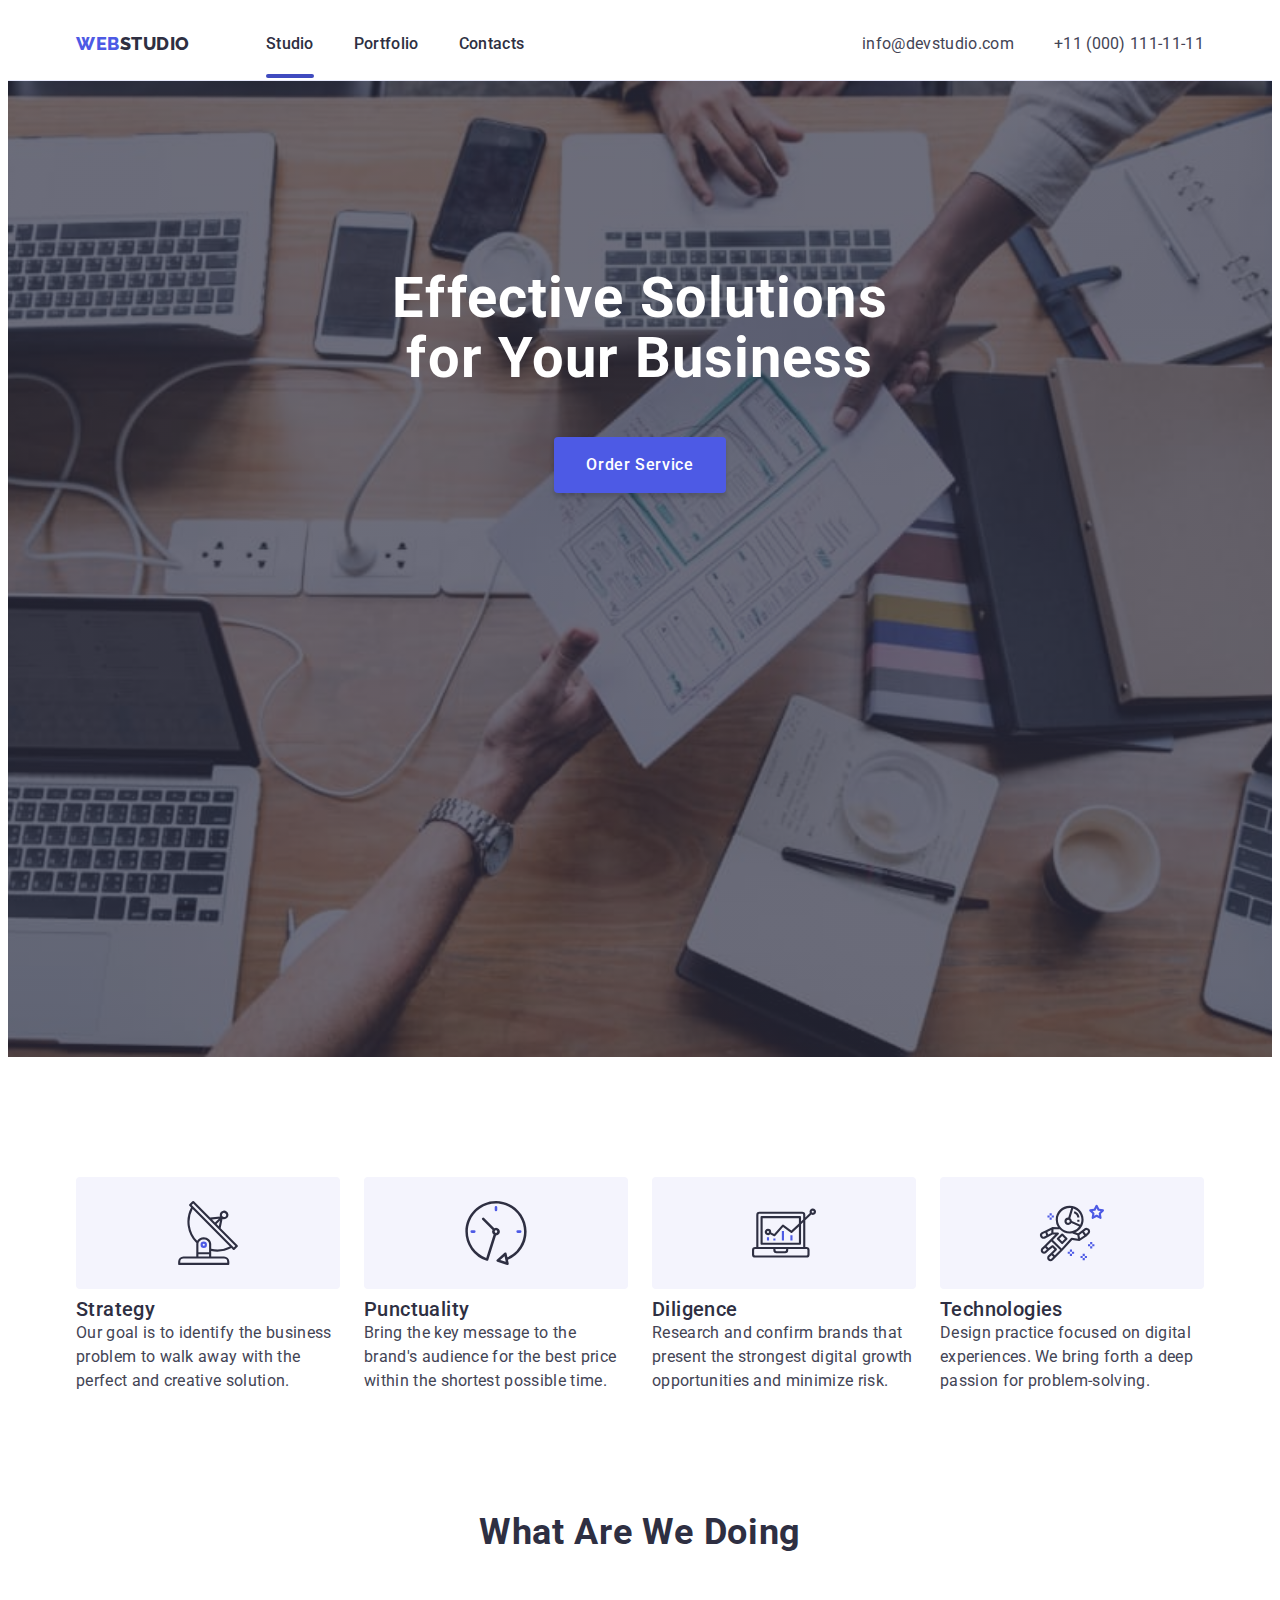
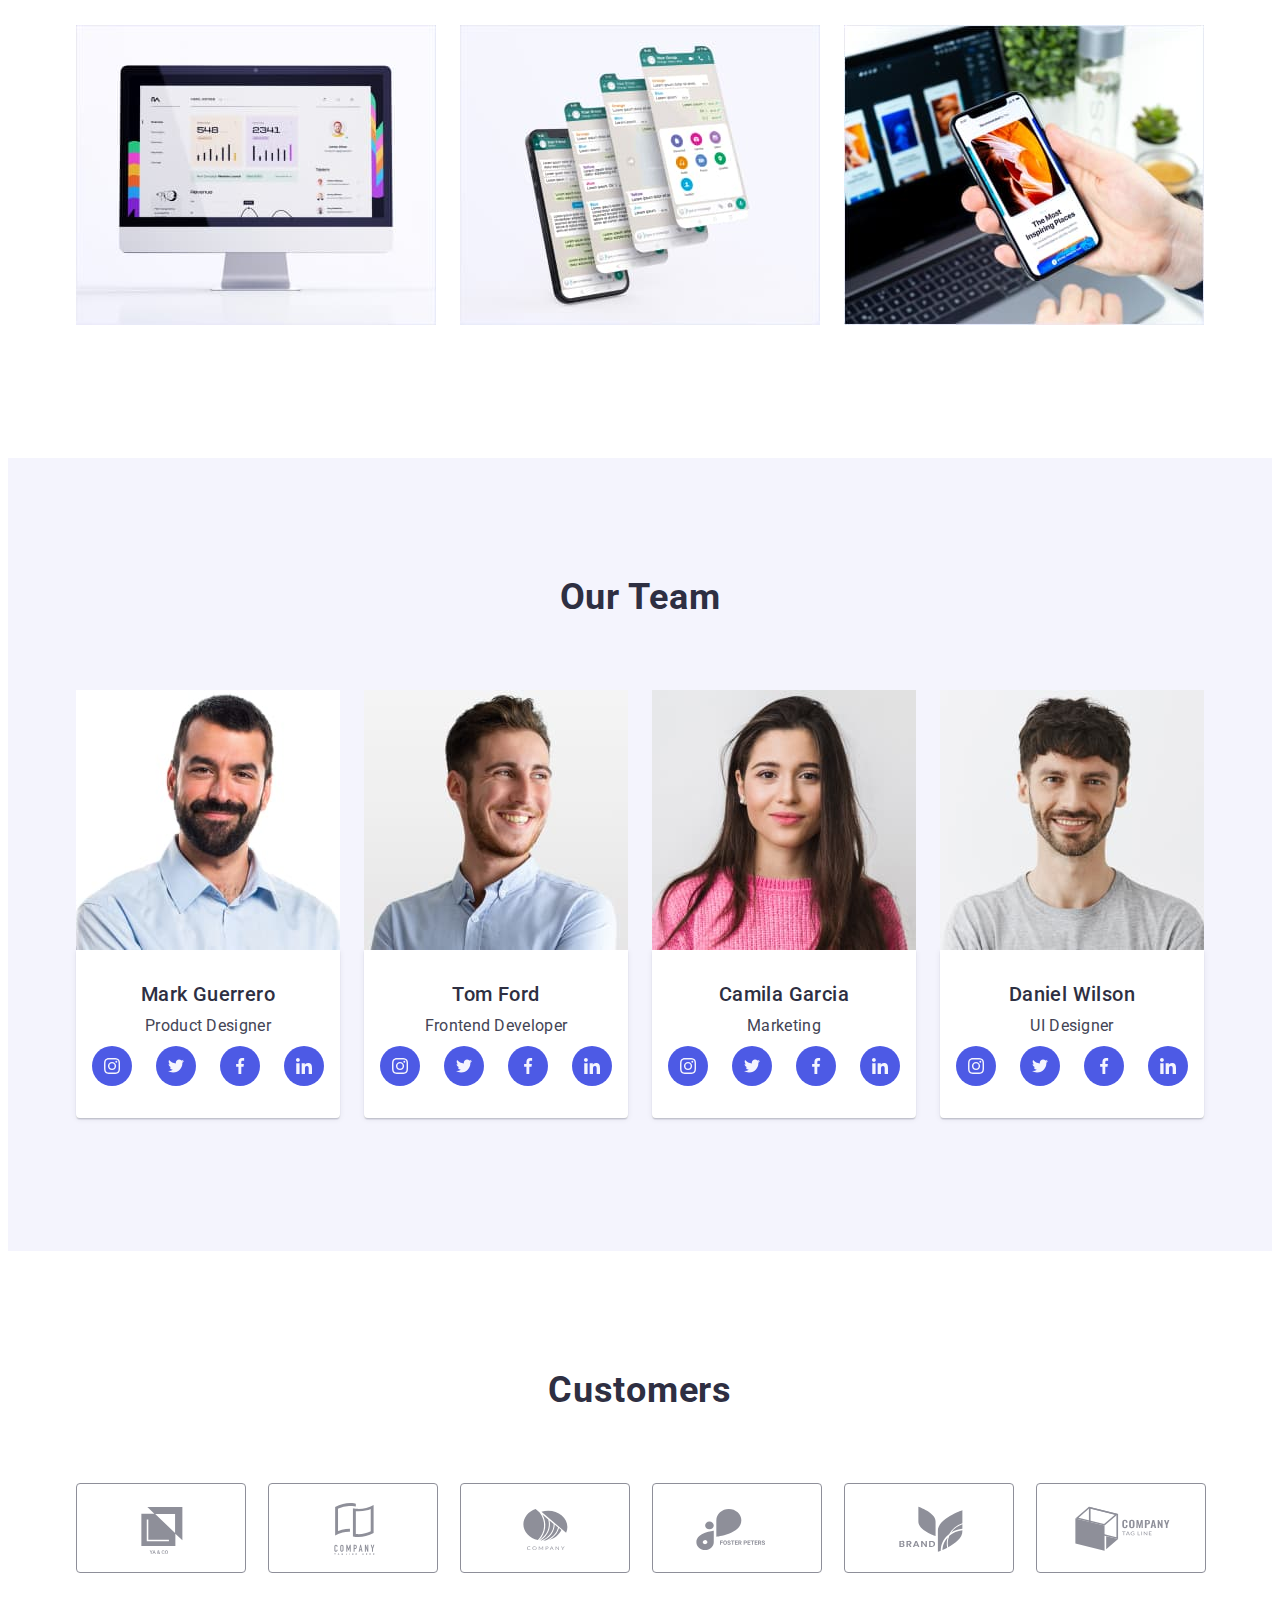
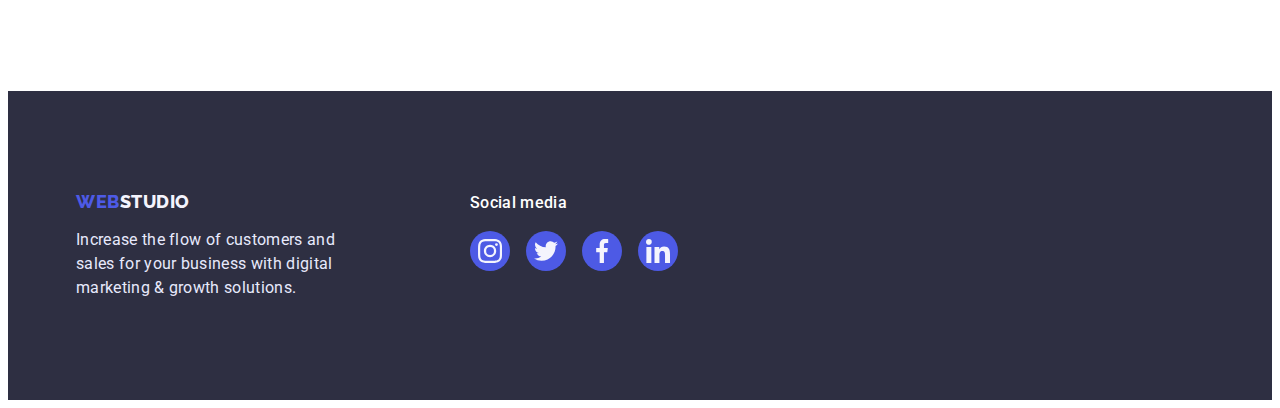
<file: index.html>
<!DOCTYPE html>
<html lang="en">
  <head>
    <meta charset="UTF-8" />
    <meta http-equiv="X-UA-Compatible" content="IE=edge" />
    <meta name="viewport" content="width=device-width, initial-scale=1.0" />
    <title>Document</title>
    <link rel="preconnect" href="https://fonts.googleapis.com" />
    <link rel="preconnect" href="https://fonts.gstatic.com" crossorigin />
    <link
      href="https://fonts.googleapis.com/css2?family=Montserrat:wght@400;700&family=Raleway:wght@800&family=Roboto:wght@400;500;700&display=swap"
      rel="stylesheet"
    />
    <link
      rel="stylesheet"
      href="https://cdnjs.cloudflare.com/ajax/libs/modern-normalize/1.1.0/modern-normalize.min.css"
      integrity="sha512-wpPYUAdjBVSE4KJnH1VR1HeZfpl1ub8YT/NKx4PuQ5NmX2tKuGu6U/JRp5y+Y8XG2tV+wKQpNHVUX03MfMFn9Q=="
      crossorigin="anonymous"
      referrerpolicy="no-referrer"
    />
    <link href="https://unpkg.com/aos@2.3.1/dist/aos.css" rel="stylesheet" />
    <link rel="stylesheet" href="./css/styles.css" />
  </head>
  <!-- Header -->
  <body>
    <header class="header">
      <div class="container page-header-conteiner">
        <nav class="header-nav">
          <a href="./index.html" class="logo header-logo link"
            >Web<span class="header-logo-color">Studio</span>
          </a>
          <ul class="menu header-list list">
            <li class="header-item">
              <a class="header-link link current" href="./index.html">Studio</a>
            </li>
            <li class="header-item">
              <a class="header-link link" href="./portfolio.html">Portfolio</a>
            </li>
            <li class="header-item">
              <a class="header-link link" href="">Contacts</a>
            </li>
          </ul>
        </nav>
        <div class="address">
          <address class="header-address">
            <ul class="menu header-address-list list">
              <li class="header-item-address">
                <a
                  class="header-address-link link"
                  href="mailto:info@devstudio.com"
                  >info@devstudio.com</a
                >
              </li>
              <li class="header-item-address">
                <a class="header-address-link link" href="tel:+110001111111"
                  >+11 (000) 111-11-11</a
                >
              </li>
            </ul>
          </address>
        </div>
      </div>
    </header>
    <main>
      <!-------------------------- Section 1--------------------------------- -->
      <section class="first">
        <div>
          <h1 class="first-title">Effective Solutions for Your Business</h1>
          <button data-modal-open type="button" class="first-btn">
            Order Service
          </button>
        </div>
      </section>
      <!-------------------------------------------------- advantages----------------- -->
      <section class="quaisty">
        <h2 class="quaisty-title" hidden>Quaisty</h2>
        <div class="container">
          <ul class="quaisty-list list">
            <li class="quaisty-item">
              <div class="quaisty-page-link">
                <svg class="quaisty-soc-icon" wight="64" height="64">
                  <use href="./images/page.svg#icon-antenna"></use>
                </svg>
              </div>
              <h3 class="quaisty-uptext">Strategy</h3>
              <p class="quaisty-text">
                Our goal is to identify the business problem to walk away with
                the perfect and creative solution.
              </p>
            </li>
            <li class="quaisty-item">
              <div class="quaisty-page-link">
                <svg class="quaisty-soc-icon" wight="64" height="64">
                  <use href="./images/page.svg#icon-clock"></use>
                </svg>
              </div>
              <h3 class="quaisty-uptext">Punctuality</h3>
              <p class="quaisty-text">
                Bring the key message to the brand's audience for the best price
                within the shortest possible time.
              </p>
            </li>
            <li class="quaisty-item">
              <div class="quaisty-page-link">
                <svg class="quaisty-soc-icon" wight="64" height="64">
                  <use href="./images/page.svg#icon-diagram"></use>
                </svg>
              </div>
              <h3 class="quaisty-uptext">Diligence</h3>
              <p class="quaisty-text">
                Research and confirm brands that present the strongest digital
                growth opportunities and minimize risk.
              </p>
            </li>
            <li class="quaisty-item">
              <div class="quaisty-page-link">
                <svg class="quaisty-soc-icon" wight="64" height="64">
                  <use href="./images/page.svg#icon-astronaut"></use>
                </svg>
              </div>
              <h3 class="quaisty-uptext">Technologies</h3>
              <p class="quaisty-text">
                Design practice focused on digital experiences. We bring forth a
                deep passion for problem-solving.
              </p>
            </li>
          </ul>
        </div>
      </section>
      <!------------------------------------- What are we doing -------------------------->
      <section class="page">
        <h2 class="page1">What are we doing</h2>
        <div class="container">
          <ul class="page-list list">
            <li class="page-photo">
              <img
                src="./images/mg1.jpg"
                alt="Computer"
                width="360"
                class="page-phone"
              />
            </li>
            <li class="page-photo">
              <img
                src="./images/mg2.jpg"
                alt="telefon"
                width="360"
                class="page-phone"
              />
            </li>
            <li class="page-photo">
              <img
                src="./images/mg3.jpg"
                alt="gajets"
                width="360"
                class="page-phone"
              />
            </li>
          </ul>
        </div>
      </section>
      <!------------------------------ Our Team ------------------------------------------------------->
      <section class="photo">
        <h2 class="photo-team color">Our Team</h2>
        <div class="container">
          <ul class="photo-list list">
            <li class="photo-color">
              <img
                src="./images/human1.jpg"
                alt="human"
                width="264"
                height="260"
                class="photo-human"
              />
              <div class="photo-human-text">
                <h3 class="quaisty-uptext">Mark Guerrero</h3>
                <p class="photo-text">Product Designer</p>
                <ul class="photo-soc-list list">
                  <li class="photo-soc-item">
                    <a href="" class="photo-soc-link link">
                      <svg class="photo-soc-icon" width="16" height="16">
                        <use href="./images/icons.svg#icon-instagram"></use>
                      </svg>
                    </a>
                  </li>
                  <li class="photo-soc-item">
                    <a href="" class="photo-soc-link link"
                      ><svg class="photo-soc-icon" width="16" height="16">
                        <use href="./images/icons.svg#icon-twitter"></use></svg
                    ></a>
                  </li>
                  <li class="photo-soc-item">
                    <a href="" class="photo-soc-link link"
                      ><svg class="photo-soc-icon" width="16" height="16">
                        <use href="./images/icons.svg#icon-facebook"></use></svg
                    ></a>
                  </li>
                  <li class="photo-soc-item">
                    <a href="" class="photo-soc-link link"
                      ><svg class="photo-soc-icon" width="16" height="16">
                        <use href="./images/icons.svg#icon-linkedin"></use></svg
                    ></a>
                  </li>
                </ul>
              </div>
            </li>
            <li class="photo-color">
              <img
                src="./images/human2.jpg"
                alt="human"
                width="264"
                height="260"
                class="photo-human"
              />
              <div class="photo-human-text">
                <h3 class="quaisty-uptext">Tom Ford</h3>
                <p class="photo-text">Frontend Developer</p>
                <ul class="photo-soc-list list">
                  <li class="photo-soc-item">
                    <a href="" class="photo-soc-link link">
                      <svg class="photo-soc-icon" width="16" height="16">
                        <use href="./images/icons.svg#icon-instagram"></use>
                      </svg>
                    </a>
                  </li>
                  <li class="photo-soc-item">
                    <a href="" class="photo-soc-link link"
                      ><svg class="photo-soc-icon" width="16" height="16">
                        <use href="./images/icons.svg#icon-twitter"></use></svg
                    ></a>
                  </li>
                  <li class="photo-soc-item">
                    <a href="" class="photo-soc-link link"
                      ><svg class="photo-soc-icon" width="16" height="16">
                        <use href="./images/icons.svg#icon-facebook"></use></svg
                    ></a>
                  </li>
                  <li class="photo-soc-item">
                    <a href="" class="photo-soc-link link"
                      ><svg class="photo-soc-icon" width="16" height="16">
                        <use href="./images/icons.svg#icon-linkedin"></use></svg
                    ></a>
                  </li>
                </ul>
              </div>
            </li>
            <li class="photo-color">
              <img
                src="./images/human3.jpg"
                alt="human"
                width="264"
                height="260"
                class="photo-human"
              />
              <div class="photo-human-text">
                <h3 class="quaisty-uptext">Camila Garcia</h3>
                <p class="photo-text">Marketing</p>
                <ul class="photo-soc-list list">
                  <li class="photo-soc-item">
                    <a href="" class="photo-soc-link link">
                      <svg class="photo-soc-icon" width="16" height="16">
                        <use href="./images/icons.svg#icon-instagram"></use>
                      </svg>
                    </a>
                  </li>
                  <li class="photo-soc-item">
                    <a href="" class="photo-soc-link link"
                      ><svg class="photo-soc-icon" width="16" height="16">
                        <use href="./images/icons.svg#icon-twitter"></use></svg
                    ></a>
                  </li>
                  <li class="photo-soc-item">
                    <a href="" class="photo-soc-link link"
                      ><svg class="photo-soc-icon" width="16" height="16">
                        <use href="./images/icons.svg#icon-facebook"></use></svg
                    ></a>
                  </li>
                  <li class="photo-soc-item">
                    <a href="" class="photo-soc-link link"
                      ><svg class="photo-soc-icon" width="16" height="16">
                        <use href="./images/icons.svg#icon-linkedin"></use></svg
                    ></a>
                  </li>
                </ul>
              </div>
            </li>
            <li class="photo-color">
              <img
                src="./images/human4.jpg"
                alt="human"
                width="264"
                height="260"
                class="photo-human"
              />
              <div class="photo-human-text">
                <h3 class="quaisty-uptext">Daniel Wilson</h3>
                <p class="photo-text">UI Designer</p>
                <ul class="photo-soc-list list">
                  <li class="photo-soc-item">
                    <a href="" class="photo-soc-link link">
                      <svg class="photo-soc-icon" width="16" height="16">
                        <use href="./images/icons.svg#icon-instagram"></use>
                      </svg>
                    </a>
                  </li>
                  <li class="photo-soc-item">
                    <a href="" class="photo-soc-link link"
                      ><svg class="photo-soc-icon" width="16" height="16">
                        <use href="./images/icons.svg#icon-twitter"></use></svg
                    ></a>
                  </li>
                  <li class="photo-soc-item">
                    <a href="" class="photo-soc-link link"
                      ><svg class="photo-soc-icon" width="16" height="16">
                        <use href="./images/icons.svg#icon-facebook"></use></svg
                    ></a>
                  </li>
                  <li class="photo-soc-item">
                    <a href="" class="photo-soc-link link"
                      ><svg class="photo-soc-icon" width="16" height="16">
                        <use href="./images/icons.svg#icon-linkedin"></use></svg
                    ></a>
                  </li>
                </ul>
              </div>
            </li>
          </ul>
        </div>
      </section>
      <section>
        <!------------------------------ customers ----------------------->
        <div class="customers container">
          <h2 class="customers-new">Customers</h2>
          <ul class="customers-list list">
            <li class="customers-item">
              <a href="" class="customers-link link">
                <svg class="customers-icon" width="104" height="56">
                  <use href="./images/company.svg#icon-company1"></use>
                </svg>
              </a>
            </li>
            <li class="customers-item">
              <a href="" class="customers-link link">
                <svg class="customers-icon" width="104" height="56">
                  <use href="./images/company.svg#icon-company2"></use>
                </svg>
              </a>
            </li>
            <li class="customers-item">
              <a href="" class="customers-link link">
                <svg class="customers-icon" width="104" height="56">
                  <use href="./images/company.svg#icon-company3"></use>
                </svg>
              </a>
            </li>
            <li class="customers-item">
              <a href="" class="customers-link link">
                <svg class="customers-icon" width="104" height="56">
                  <use href="./images/company.svg#icon-company4"></use>
                </svg>
              </a>
            </li>
            <li class="customers-item">
              <a href="" class="customers-link link">
                <svg class="customers-icon" width="104" height="56">
                  <use href="./images/company.svg#icon-company5"></use>
                </svg>
              </a>
            </li>
            <li class="customers-item">
              <a href="" class="customers-link link">
                <svg class="customers-icon" width="104" height="56">
                  <use href="./images/company.svg#icon-company6"></use>
                </svg>
              </a>
            </li>
          </ul>
        </div>
      </section>
    </main>
    <!-------------------------------------------------- footer ----------------------------------->
    <footer class="footer">
      <div class="container footer-logo-container">
        <div class="footer-logo-text">
          <a href="./index.html" class="logo-footer link"
            >Web<span class="logo-footer-studio">Studio</span>
          </a>

          <p class="footer-text">
            Increase the flow of customers and sales for your business with
            digital marketing & growth solutions.
          </p>
        </div>

        <div class="footer-icon">
          <p class="text-footer">Social media</p>

          <ul class="footer-icon-list list">
            <li class="footer-icon-item">
              <a href="" class="footer-soc-link link"
                ><svg class="footer-soc-icon" width="24" height="24">
                  <use href="./images/icons.svg#icon-instagram"></use></svg
              ></a>
            </li>
            <li class="footer-icon-item">
              <a href="" class="footer-soc-link link"
                ><svg class="footer-soc-icon" width="24" height="24">
                  <use href="./images/icons.svg#icon-twitter"></use></svg
              ></a>
            </li>
            <li class="footer-icon-item">
              <a href="" class="footer-soc-link link"
                ><svg class="footer-soc-icon" width="24" height="24">
                  <use href="./images/icons.svg#icon-facebook"></use></svg
              ></a>
            </li>
            <li class="footer-icon-item">
              <a href="" class="footer-soc-link link"
                ><svg class="footer-soc-icon" width="24" height="24">
                  <use href="./images/icons.svg#icon-linkedin"></use></svg
              ></a>
            </li>
          </ul>
        </div>
      </div>
    </footer>
    <div data-modal class="backdrop is-hidden">
      <div class="modal">
        <button data-modal-close type="button" class="modal-close-btn">
          <svg class="modal-close-btn" width="8" height="8">
            <use href="./images/page.svg#icon-Vector"></use>
          </svg>
        </button>
      </div>
    </div>
    <script src="./js/mode.js"></script>
    <script src="https://unpkg.com/aos@2.3.1/dist/aos.js"></script>
    <script>
      AOS.init();
    </script>
  </body>
</html>
</file>
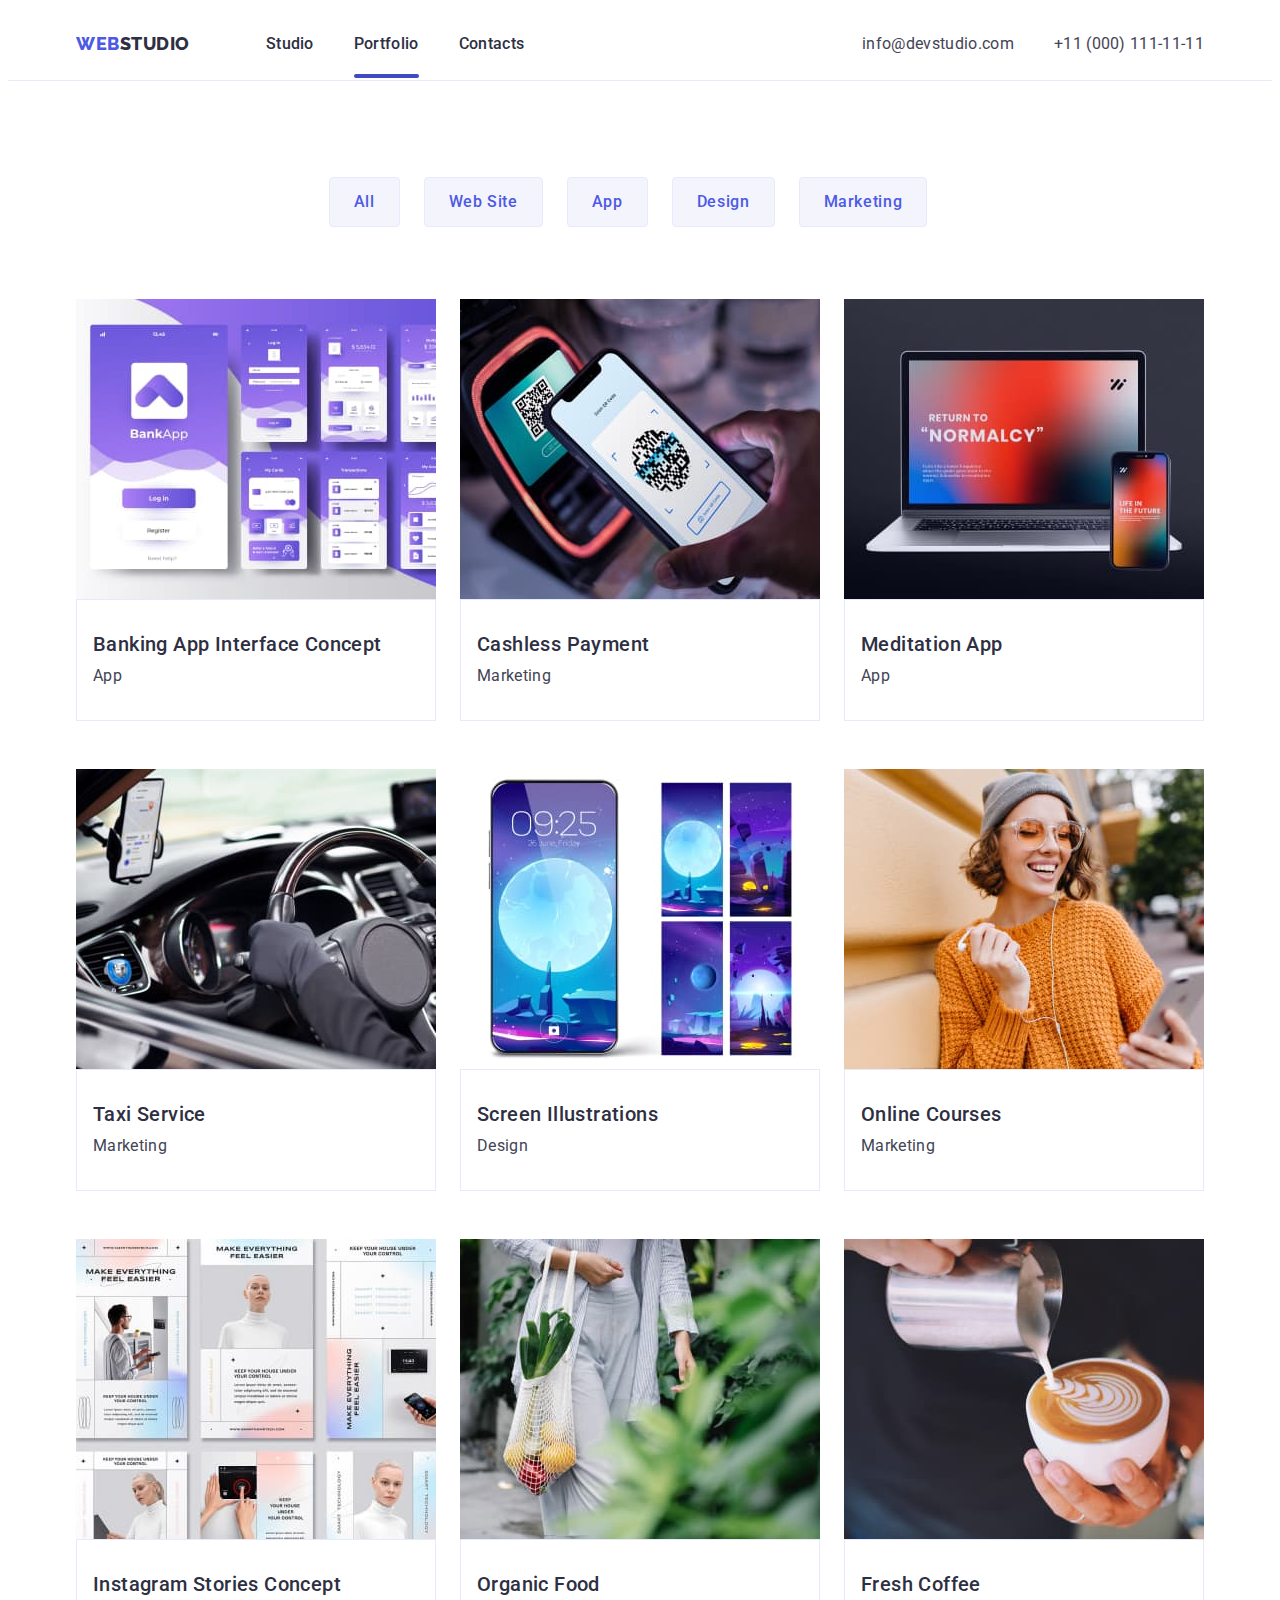
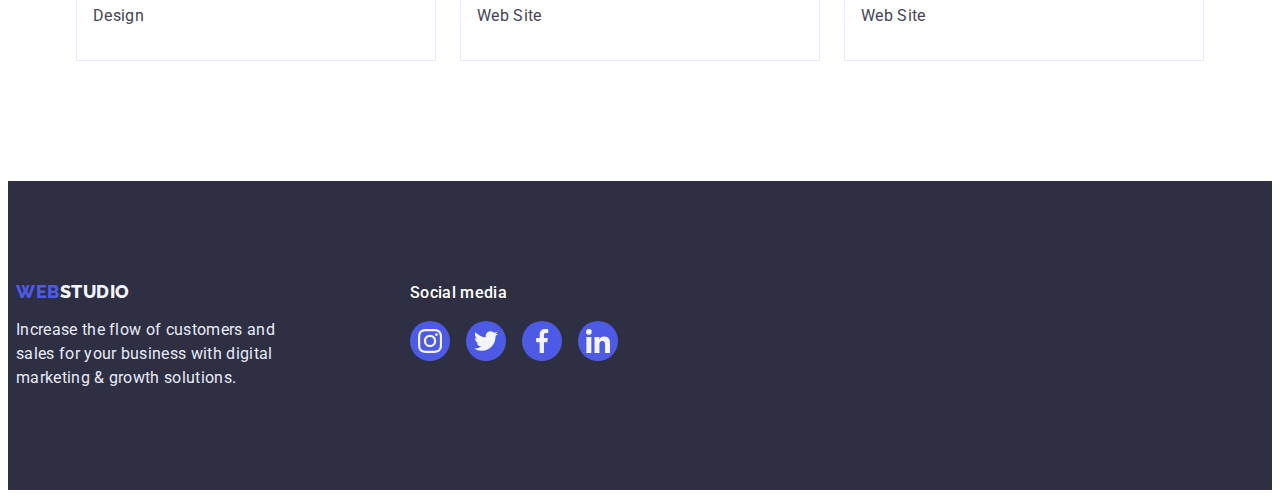
<file: portfolio.html>
<!DOCTYPE html>
<html lang="en">
  <head>
    <meta charset="UTF-8" />
    <meta http-equiv="X-UA-Compatible" content="IE=edge" />
    <meta name="viewport" content="width=device-width, initial-scale=1.0" />
    <title>Document 2</title>
    <link rel="preconnect" href="https://fonts.googleapis.com" />
    <link rel="preconnect" href="https://fonts.gstatic.com" crossorigin />
    <link
      href="https://fonts.googleapis.com/css2?family=Montserrat:wght@400;700&family=Raleway:wght@800&family=Roboto:wght@400;500;700&display=swap"
      rel="stylesheet"
    />
    <link
      rel="stylesheet"
      href="https://cdnjs.cloudflare.com/ajax/libs/modern-normalize/1.1.0/modern-normalize.min.css"
      integrity="sha512-wpPYUAdjBVSE4KJnH1VR1HeZfpl1ub8YT/NKx4PuQ5NmX2tKuGu6U/JRp5y+Y8XG2tV+wKQpNHVUX03MfMFn9Q=="
      crossorigin="anonymous"
      referrerpolicy="no-referrer"
    />
    <link rel="stylesheet" href="./css/styles.css" />
  </head>
  <body>
    <header class="header">
      <div class="container page-header-conteiner">
        <nav class="header-portfolio-nav list">
          <a href="./index.html" class="logo header-portfolio-link-logo link"
            >Web<span class="header-portfolio-part-logo">Studio</span>
          </a>
          <ul class="menu list">
            <li class="header-item">
              <a href="./index.html" class="header-portfolio-link-first link"
                >Studio</a
              >
            </li>
            <li class="header-item">
              <a
                href="./portfolio.html"
                class="header-portfolio-link-first link current"
                >Portfolio</a
              >
            </li>
            <li class="header-item">
              <a href="" class="header-portfolio-link-first link">Contacts</a>
            </li>
          </ul>
        </nav>
        <div class="address">
          <address class="header-address link">
            <ul class="menu list">
              <li class="header-item-address">
                <a
                  href="header-portfolio-address"
                  class="header-portfolio-link list link"
                  >info@devstudio.com</a
                >
              </li>
              <li class="header-item-address">
                <a
                  href="header-portfolio-address"
                  class="header-portfolio-link link list"
                  >+11 (000) 111-11-11</a
                >
              </li>
            </ul>
          </address>
        </div>
      </div>
    </header>
    <!-- main -->
    <main>
      <!-- section 1 -->
      <section class="portfolio">
        <div class="container">
          <h1 hidden class="hidden-title">Servis</h1>
          <ul class="btn-list list">
            <li class="btn-item">
              <button type="button" class="modal-btn">All</button>
            </li>
            <li class="btn-item">
              <button type="button" class="modal-btn">Web Site</button>
            </li>
            <li class="btn-item">
              <button type="button" class="modal-btn">App</button>
            </li>
            <li class="btn-item">
              <button type="button" class="modal-btn">Design</button>
            </li>
            <li class="btn-item">
              <button type="button" class="modal-btn">Marketing</button>
            </li>
          </ul>

          <ul class="pay-list list">
            <li class="servis-item">
              <a href="" class="servis-link link"
                >
                <div class="pay-cover-wrap">
                <img
                  src="./images/img-11.jpg"
                  alt="Banking"
                  width="360"
                  class="pay-photo"
                />
                <p class="pay-cover-text">Lorem ipsum dolor sit amet consectetur adipisicing elit. Facilis quas reprehenderit, ab consequuntur voluptatum inventore provident deserunt minus maxime similique, voluptas illum debitis numquam ipsam? Impedit vitae laboriosam quasi explicabo!</p>
                </div>
                <div class="pay-div">
                  <h2 class="pay-uptext">Banking App Interface Concept</h2>
                  <p class="pay-text">App</p>
                </div>
              </a>
            </li>
            <li class="servis-item">
              <a href="" class="servis-link link"
                >
                <div class="pay-cover-wrap">
                  <img
                  src="./images/img-12.jpg"
                  alt="Cashless"
                  width="360"
                  class="pay-photo"
                />
                 <p class="pay-cover-text">Lorem ipsum dolor sit amet consectetur adipisicing elit. Facilis quas reprehenderit, ab consequuntur voluptatum inventore provident deserunt minus maxime similique, voluptas illum debitis numquam ipsam? Impedit vitae laboriosam quasi explicabo!</p>
                </div>
                <div class="pay-div">
                  <h2 class="pay-uptext">Cashless Payment</h2>
                  <p class="pay-text">Marketing</p>
                </div>
              </a>
            </li>
            <li class="servis-item">
              <a href="" class="servis-link link"
                ><div class="pay-cover-wrap"><img
                  src="./images/img-13.jpg"
                  alt="Meditaion"
                  width="360"
                  class="pay-photo"
                />
                 <p class="pay-cover-text">Lorem ipsum dolor sit amet consectetur adipisicing elit. Facilis quas reprehenderit, ab consequuntur voluptatum inventore provident deserunt minus maxime similique, voluptas illum debitis numquam ipsam? Impedit vitae laboriosam quasi explicabo!</p>
                </div>
                 <div class="pay-div">
                  <h2 class="pay-uptext">Meditation App</h2>
                  <p class="pay-text">App</p>
                </div>
              </a>
            </li>

            <li class="servis-item">
              <a href="" class="servis-link link"
                ><div class="pay-cover-wrap"><img src="./images/img-21.jpg" alt="Taxi" /> <p class="pay-cover-text">Lorem ipsum dolor sit amet consectetur adipisicing elit. Facilis quas reprehenderit, ab consequuntur voluptatum inventore provident deserunt minus maxime similique, voluptas illum debitis numquam ipsam? Impedit vitae laboriosam quasi explicabo!</p>
                </div>
                <div class="pay-div">
                  <h2 class="pay-uptext">Taxi Service</h2>
                  <p class="pay-text">Marketing</p>
                </div>
              </a>
            </li>
            <li class="servis-item">
              <a href="" class="servis-link link"
                ><div class="pay-cover-wrap"><img src="./images/img-22.jpg" alt="Screen" /> <p class="pay-cover-text">Lorem ipsum dolor sit amet consectetur adipisicing elit. Facilis quas reprehenderit, ab consequuntur voluptatum inventore provident deserunt minus maxime similique, voluptas illum debitis numquam ipsam? Impedit vitae laboriosam quasi explicabo!</p>
               </div>
                  <div class="pay-div">
                  <h2 class="pay-uptext">Screen Illustrations</h2>
                  <p class="pay-text">Design</p>
                </div>
              </a>
            </li>
            <li class="servis-item">
              <a href="" class="servis-link link"
                ><div class="pay-cover-wrap"><img src="./images/img-23.jpg" alt="Courses" /> <p class="pay-cover-text">Lorem ipsum dolor sit amet consectetur adipisicing elit. Facilis quas reprehenderit, ab consequuntur voluptatum inventore provident deserunt minus maxime similique, voluptas illum debitis numquam ipsam? Impedit vitae laboriosam quasi explicabo!</p>
                </div>
                  <div class="pay-div">
                  <h2 class="pay-uptext">Online Courses</h2>
                  <p class="pay-text">Marketing</p>
                </div>
              </a>
            </li>

            <li class="servis-item">
              <a href="" class="servis-link link"
                ><div class="pay-cover-wrap"><img src="./images/img-31.jpg" alt="Instagram" /> <p class="pay-cover-text">Lorem ipsum dolor sit amet consectetur adipisicing elit. Facilis quas reprehenderit, ab consequuntur voluptatum inventore provident deserunt minus maxime similique, voluptas illum debitis numquam ipsam? Impedit vitae laboriosam quasi explicabo!</p>
                </div>
                  <div class="pay-div">
                  <h2 class="pay-uptext">Instagram Stories Concept</h2>
                  <p class="pay-text">Design</p>
                </div>
              </a>
            </li>
            <li class="servis-item">
              <a href="" class="servis-link link"
                ><div class="pay-cover-wrap"><img src="./images/img-32.jpg" alt="Food" /> <p class="pay-cover-text">Lorem ipsum dolor sit amet consectetur adipisicing elit. Facilis quas reprehenderit, ab consequuntur voluptatum inventore provident deserunt minus maxime similique, voluptas illum debitis numquam ipsam? Impedit vitae laboriosam quasi explicabo!</p>
                </div>
                  <div class="pay-div">
                  <h2 class="pay-uptext">Organic Food</h2>
                  <p class="pay-text">Web Site</p>
                </div>
              </a>
            </li>
            <li class="servis-item">
              <a href="" class="servis-link link"
                ><div class="pay-cover-wrap"><img src="./images/img-33.jpg" alt="Coffee" /> <p class="pay-cover-text">Lorem ipsum dolor sit amet consectetur adipisicing elit. Facilis quas reprehenderit, ab consequuntur voluptatum inventore provident deserunt minus maxime similique, voluptas illum debitis numquam ipsam? Impedit vitae laboriosam quasi explicabo!</p>
                </div>
                  <div class="pay-div">
                  <h2 class="pay-uptext">Fresh Coffee</h2>
                  <p class="pay-text">Web Site</p>
                </div>
              </a>
            </li>
          </ul>
        </div>
        </div>
      </section>
    </main>
    <!-- footer -->
    <footer class=" footer-portfolio">
      <div class="container footer-logo-container">
      <div class=" footer-logo-text">
       
          <a href="./index.html" class="portfolio-logo-footer link"
            >Web<span class="portfolio-logo-footer-studio">Studio</span>
          </a>
          <p class="portfolio-footer-text">
            Increase the flow of customers and sales for your business with
            digital marketing & growth solutions.
          </p>
        
      </div>
      <div class="footer-icon">
          <p class="text-footer">Social media</p>

          <ul class="footer-icon-list list">
            <li class="footer-icon-item">
              <a href="" class="footer-soc-link link"
                ><svg class="footer-soc-icon" width="24" height="24">
                  <use href="./images/icons.svg#icon-instagram"></use></svg
              ></a>
            </li>
            <li class="footer-icon-item">
              <a href="" class="footer-soc-link link"
                ><svg class="footer-soc-icon" width="24" height="24">
                  <use href="./images/icons.svg#icon-twitter"></use></svg
              ></a>
            </li>
            <li class="footer-icon-item">
              <a href="" class="footer-soc-link link"
                ><svg class="footer-soc-icon" width="24" height="24">
                  <use href="./images/icons.svg#icon-facebook"></use></svg
              ></a>
            </li>
            <li class="footer-icon-item">
              <a href="" class="footer-soc-link link"
                ><svg class="footer-soc-icon" width="24" height="24">
                  <use href="./images/icons.svg#icon-linkedin"></use></svg
              ></a>
            </li>
          </ul>
        </div>
        </div>
    </footer>
   
  </body>
</html>
</file>
<file: css/styles.css>
:root {
  --main-title-color: #ffffff;
  --main-color: #2e2f42;
  --main-gray: #434455;
  --blu: #4d5ae5;
  --d-blu: #404bbf;
  --l-gray: #f4f4fd;
  --ll-gray: #e7e9fc;
}
p,
h1,
h2,
h3,
h4,
h5,
h6 {
  margin-top: 0;
  margin-bottom: 0;
}

ul,
ol {
  margin-top: 0;
  margin-bottom: 0;
  padding-left: 0;
}

img {
  display: block;
}

button {
  cursor: pointer;
}

body {
  font-family: "Roboto", sans-serif;
  color: #434455;
  background-color: #ffffff;
}
.list {
  list-style: none;
}
.link {
  text-decoration: none;
  position: relative;
}

.container {
  width: 1128px;
  margin-left: auto;
  margin-right: auto;
  /* padding-left: 15px;
  padding-right: 15px; */
}
/*-----------------------HEDER----------------------*/
.page-header-conteiner {
  display: flex;
  align-items: center;
}
.header {
  padding-top: 24px;
  padding-bottom: 24px;
  border-bottom: 1px solid #e7e9fc;
}
.header-nav,
.header-portfolio-nav {
  display: flex;
  align-items: center;
}
.menu {
  display: flex;
  align-items: center;
}
.header-item:not(:last-child),
.header-item-address:not(:last-child) {
  margin-right: 40px;
}
.header-address-link,
.header-portfolio-link,
.address {
  margin-left: auto;
}

.logo {
  margin-right: 76px;
}
.header-logo {
  font-family: "Raleway", sans-serif;
  font-weight: 800;
  font-size: 18px;
  line-height: 1.17;
  letter-spacing: 0.03em;
  text-transform: uppercase;
  color: var(--blu);
}
.header-portfolio-link-logo {
  font-family: "Raleway", sans-serif;
  font-weight: 800;
  font-size: 18px;
  line-height: 1.17;
  letter-spacing: 0.03em;
  text-transform: uppercase;
  color: var(--blu);
}
.header-logo-color {
  color: var(--main-color);
}
.header-portfolio-part-logo {
  color: var(--main-color);
}

.header-address-link:hover,
.header-address-link:focus {
  color: var(--d-blu);
}
.header-link:focus,
.header-link:hover {
  color: var(--d-blu);
}

.header-portfolio-link-first:hover,
.header-portfolio-link-first:focus {
  color: var(--d-blu);
}
.header-portfolio-link:hover,
.header-portfolio-link:focus {
  color: var(--d-blu);
}

.header-address-link {
  font-family: "Roboto", sans-serif;
  font-style: normal;
  font-weight: 500;
  font-size: 16px;
  line-height: 1.5;
  letter-spacing: 0.02em;
  color: var(--main-color);
  transition: color 250ms linear;
}
.header-item {
  font-family: "Roboto", sans-serif;
  font-style: normal;
  font-weight: 500;
  font-size: 16px;
  line-height: 1.5;
  letter-spacing: 0.02em;
  color: var(--main-color);
}

.header-link {
  font-family: "Roboto", sans-serif;
  font-style: normal;
  font-weight: 500;
  font-size: 16px;
  line-height: 1.5;
  letter-spacing: 0.02em;
  color: var(--main-color);
  transition: color 250ms linear;
}

.current {
  position: relative;
}

.current::after {
  content: "";
  display: block;
  position: absolute;
  width: 100%;
  height: 4px;
  margin-bottom: -24px;
  background: #404bbf;
  border-radius: 2px;
  left: 0;
  bottom: -1px;
}

.header-portfolio-link {
  font-family: "Roboto", sans-serif;
  font-style: normal;
  font-weight: 400;
  font-size: 16px;
  line-height: 1.5;
  letter-spacing: 0.02em;
  color: var(--main-gray);
  transition: color 250ms linear;
}
.header-portfolio-link-first {
  font-family: "Roboto", sans-serif;
  font-style: normal;
  font-weight: 500;
  font-size: 16px;
  line-height: 1.5;
  letter-spacing: 0.02em;
  color: var(--main-color);
}
.header-address-link {
  line-height: 1.5;
  font-style: normal;
  letter-spacing: 0.02em;
  color: var(--main-gray);
  font-weight: 400;
  transition: color 250ms linear;
}
.servis-link {
  display: inline-block;
}
.servis-link:hover,
.servis-link:focus {
  box-shadow: 0px 1px 6px rgba(46, 47, 66, 0.08),
    0px 1px 1px rgba(46, 47, 66, 0.16), 0px 2px 1px rgba(46, 47, 66, 0.08);
}

.pay-text,
.servis-text,
.food-text {
  font-style: normal;
  font-weight: 400;
  font-size: 16px;
  line-height: 1.5;
  color: var(--main-gray);
  letter-spacing: 0.02em;
}
/*-----------------------FIRST SECTION----------------------*/
.first-btn {
  padding-top: 16px;
  padding-right: 32px;
  padding-bottom: 16px;
  padding-left: 32px;
  font-family: "Roboto", sans-serif;
  font-style: normal;
  font-weight: 500;
  font-size: 16px;
  line-height: 1.5;
  box-shadow: 0px 4px 4px rgba(0, 0, 0, 0.15);
  border: none;
  margin-top: 48px;
  margin: auto;
  border-radius: 4px;
  display: flex;
  align-items: center;
  letter-spacing: 0.04em;
  background-color: var(--blu);
  color: var(--main-title-color);
  transition-property: background-color;
  transition-duration: 250ms;
  transition-timing-function: cubic-bezier(0.4, 0, 0.2, 1);
}

.first-btn:hover {
  font-family: "Roboto", sans-serif;
  font-weight: 500;
  background-color: var(--d-blu);
}

.first-btn:focus {
  background-color: var(--d-blu);
  cursor: pointer;
}
.btn-div {
}
.btn-item {
}
.btn-list {
  display: flex;
  margin-bottom: 72px;
  justify-content: center;
}
.modal-btn {
  font-family: "Roboto", sans-serif;
  font-style: normal;
  font-weight: 500;
  font-size: 16px;
  line-height: 1.5;
  letter-spacing: 0.02em;
  color: var(--main-color);
}

.modal-btn {
  color: var(--blu);
  background: #f4f4fd;
  letter-spacing: 0.04em;
  display: flex;
  flex-direction: row;
  justify-content: center;
  align-items: center;
  padding: 12px 24px;
  border: 1px solid #e7e9fc;
  border-radius: 4px;
  flex: none;
  order: 1;
  flex-grow: 0;
  margin-right: 24px;
  cursor: pointer;
  transition-property: background-color;
  transition-duration: 250ms;
  transition-timing-function: cubic-bezier(0.4, 0, 0.2, 1);
}

.modal-btn:hover,
.modal-btn:focus {
  color: var(--main-title-color);
  background: var(--d-blu);
  box-shadow: 0px 3px 1px rgba(0, 0, 0, 0.1), 0px 2px 1px rgba(0, 0, 0, 0.08),
    0px 2px 2px rgba(0, 0, 0, 0.12);
}
.first-title {
  font-weight: 700;
  font-size: 56px;
  line-height: 1.07;
  text-align: center;
  letter-spacing: 0.02em;
  color: var(--main-title-color);
  margin: auto;
  width: 496px;
  min-height: 120px;
  margin-bottom: 48px;
}
.first {
  padding: 188px 0;
  height: 600px;
  max-width: 1440px;
  margin: 0 auto;
  background-color: #2e2f42;
  background-image: linear-gradient(
      rgba(46, 47, 66, 0.7),
      rgba(46, 47, 66, 0.7)
    ),
    url(../images/people-office.jpg);
  background-repeat: no-repeat;
  background-position: center;
  background-size: cover;
}

/*-----------------------QUAISTY----------------------*/
.quaisty {
  padding-top: 120px;
}
.quaisty-list {
  display: flex;
}
.quaisty-item:not(:last-child) {
  margin-right: 24px;
  min-width: 264px;
}

.quaisty-uptext,
.pay-uptext,
.servis-uptext,
.food-uptext {
  font-weight: 500;
  font-size: 20px;
  line-height: 1.2;
  letter-spacing: 0.02em;
  color: var(--main-color);
  background-color: var(--main-title-color);
}
.quaisty-uptext {
}
.quaisty-text {
  font-weight: 400;
  font-size: 16px;
  line-height: 1.5;
  letter-spacing: 0.02em;
  color: var(--main-gray);
}
.photo-color {
  color: var(--main-title-color);
}

.quaisty-page-link {
  width: 264px;
  height: 112px;
  background-color: var(--l-gray);
  border-radius: 4px;
  display: flex;
  justify-content: center;
  align-items: center;
  margin-bottom: 8px;
}

.quaisty-soc-icon {
}
/*-----------------------PAGE----------------------*/
.page1 {
  font-weight: 700;
  font-size: 36px;
  line-height: 1.11;
  letter-spacing: 0.02em;
  text-transform: capitalize;
  color: var(--main-color);
  text-align: center;
  margin-bottom: 72px;
}
.page {
  padding-top: 120px;
  padding-bottom: 133px;
}
.servis-item {
  flex-basis: calc((100% - 48px) / 3);
}
.pay-cover-text {
  position: absolute;
  top: 0;
  font-weight: 400;
  font-size: 16px;
  line-height: 1.5;
  color: #f4f4fd;
  background: var(--blu);
  padding: 40px;
  height: 100%;
  transform: translateY(100%);
  transition: transform 250ms linear;
}
.servis-link:hover .pay-cover-text {
  transform: translate(0);
}
.pay-cover-wrap {
  position: relative;
  overflow: hidden;
}

.pay-uptext {
  margin-bottom: 8px;
}
.pay-div {
  padding-top: 32px;
  padding-bottom: 32px;
  padding-left: 16px;
  background: #ffffff;
  border: 1px solid #e7e9fc;
}
.pay-div:nth-child(3n) {
}
.page-list,
.pay-list {
  display: flex;
  flex-wrap: wrap;
  gap: 48px 24px;
}

.page-phone {
}
.page-photo {
}
.photo {
  background-color: var(--l-gray);
  padding-top: 120px;
  padding-bottom: 133px;
}
.photo-team.color {
  font-weight: 700;
  font-size: 36px;
  line-height: 1.11;
  letter-spacing: 0.02em;
  text-transform: capitalize;
  color: var(--main-color);
  background-color: var(--l-gray);
  text-align: center;
  margin-bottom: 72px;
}
.photo-list {
  background-color: var(--main-title-color);
  display: flex;

  flex-wrap: wrap;

  justify-content: space-between;
  background-color: var(--l-gray);
}
.list {
}
.photo-human {
}
.photo-human-text {
  display: flex;
  flex-direction: column;
  justify-content: center;
  align-items: center;
  padding: 0px;
  gap: 8px;
  background: #ffffff;
  box-shadow: 0px 1px 6px rgba(46, 47, 66, 0.08),
    0px 1px 1px rgba(46, 47, 66, 0.16), 0px 2px 1px rgba(46, 47, 66, 0.08);
  border-radius: 0px 0px 4px 4px;
  padding: 32px 16px 32px 16px;
}

.photo-team {
  background-color: var(--main-title-color);
}
.photo-color {
  background-color: var(--main-title-color);
  flex-basis: calc((100% - 72px) / 4);
}

.photo-text {
  font-weight: 400;
  font-size: 16px;
  line-height: 1.5;
  letter-spacing: 0.02em;
  color: var(--main-gray);
  background-color: var(--main-title-color);
}
.logo-footer {
  display: flex;
  font-family: "Raleway", sans-serif;
  font-weight: 800;
  font-size: 18px;
  line-height: 1.17;
  letter-spacing: 0.03em;
  text-transform: uppercase;
  color: var(--blu);
  margin-bottom: 16px;
}
.portfolio-logo-footer {
  display: flex;
  font-family: "Raleway", sans-serif;
  font-weight: 800;
  font-size: 18px;
  line-height: 1.17;
  letter-spacing: 0.03em;
  margin-bottom: 16px;
  text-transform: uppercase;
  color: var(--blu);
}

.portfolio-logo-footer-studio {
  color: var(--l-gray);
}
.logo-footer-studio {
  color: var(--l-gray);
}
.footer-text,
.portfolio-footer-text {
  font-weight: 400;
  font-size: 16px;
  line-height: 1.5;
  letter-spacing: 0.02em;
  color: var(--ll-gray);
  width: 264px;
}
.portfolio {
  padding-top: 96px;
  padding-bottom: 120px;
}
.footer-portfolio {
  background-color: var(--main-color);
  padding: 100px 0;
  justify-content: space-between;
  display: flex;
  padding-right: 120px;
}
.footer-container {
  display: flex;
  align-items: center;
  justify-content: space-between;
}
.footer {
  background-color: var(--main-color);
  padding: 100px 0;
}
.footer-logo-container {
  display: flex;
  margin-right: auto;
}
/*-----------------------PAGE 2----------------------*/
.photo-soc-list {
  display: flex;
  justify-content: center;
  gap: 24px;
}
.photo-soc-item {
  width: 40px;
  height: 40px;
}
.photo-soc-link {
  width: 100%;
  height: 100%;
  border-radius: 50%;
  background-color: var(--blu);
  display: flex;
  align-items: center;
  justify-content: center;
  transition-property: background-color;
  transition-duration: 250ms;
  transition-timing-function: cubic-bezier(0.4, 0, 0.2, 1);
}

.photo-soc-icon {
  fill: #f4f4fd;
}
.photo-soc-link:hover,
.photo-soc-link:focus {
  background-color: var(--d-blu);
}
/* **********************  Customers  ********** */
.customers-new {
  font-family: "Roboto";
  font-style: normal;
  font-weight: 700;
  font-size: 36px;
  line-height: 1.11;
  text-align: center;
  letter-spacing: 0.02em;
  text-transform: capitalize;
  color: #2e2f42;
  text-align: center;
  margin-bottom: 72px;
}
.customers {
  margin-top: 120px;
  margin-bottom: 120px;
}
.customers-list {
  display: flex;
  justify-content: space-between;
  text-align: center;
  gap: 24px;
  width: 100%;
}
.customers-item {
  flex-grow: 1;
  height: 88px;
}
.customers-link {
  width: 168px;
  height: 88px;
  width: 100%;
  height: 100%;
  display: flex;
  justify-content: center;
  align-items: center;
  border: 1px solid #8e8f99;
  border-radius: 4px;
  fill: #8e8f99;
  transition: border-color 250ms linear, fill 250ms linear;
  transition-timing-function: cubic-bezier(0.4, 0, 0.2, 1);
}
.customers-link:hover,
.customers-link:focus {
  fill: #404bbf;
  border-color: #404bbf;
}

.customers-item:hover,
.customers-item:focus {
}

.customers-icon {
  color: currentColor;
}
.footer-icon {
}
/* ******************************footer icon************** */
.text-footer {
  font-weight: 500;
  font-size: 16px;
  line-height: 1.5;
  letter-spacing: 0.02em;
  color: #ffffff;
  width: 208px;
  margin-bottom: 16px;
}
.footer-icon-list {
  display: flex;

  gap: 16px;
}
.footer-icon-item {
  width: 40px;
  height: 40px;
}
.footer-soc-link {
  width: 100%;
  height: 100%;
  border-radius: 50%;
  background-color: var(--blu);
  align-items: center;
  display: flex;
  justify-content: center;
  transition-property: background-color;
  transition-duration: 250ms;
  transition-timing-function: cubic-bezier(0.4, 0, 0.2, 1);
}
.footer-soc-icon {
  fill: #f4f4fd;
}
.footer-icon {
}
.footer-logo-text {
  margin-right: 130px;
}
.footer-soc-link:hover,
.footer-soc-link:focus {
  background-color: #31d0aa;
}

.backdrop {
  position: fixed;
  top: 0;
  width: 100%;
  height: 100%;
  background: rgba(46, 47, 66, 0.4);
  transition: opacity 250ms cubic-bezier(0.4, 0, 0.2, 1),
    visibility 250ms cubic-bezier(0.4, 0, 0.2, 1);
}
.modal {
  width: 408px;
  height: 576px;
  background-color: #fcfcfc;
  border-radius: 4px;
  position: absolute;
  top: 50%;
  left: 50%;
  transform: translate(-50%, -50%) scale(1);

  transition: transform 250ms linear;
  padding: 30px;
}
.backdrop.is-hidden .modal {
  transform: translate(-50%, -50%) scale(0);
}
.modal-close-btn {
  display: flex;
  justify-content: center;
  width: 24px;
  height: 24px;
  background-color: transparent;
  border-radius: 50%;
  align-items: center;
  margin-left: auto;
  background: #e7e9fc;
  border: 1px solid rgba(0, 0, 0, 0.1);
}

.is-hidden {
  opacity: 0;
  visibility: hidden;
  pointer-events: none;
}
</file>
